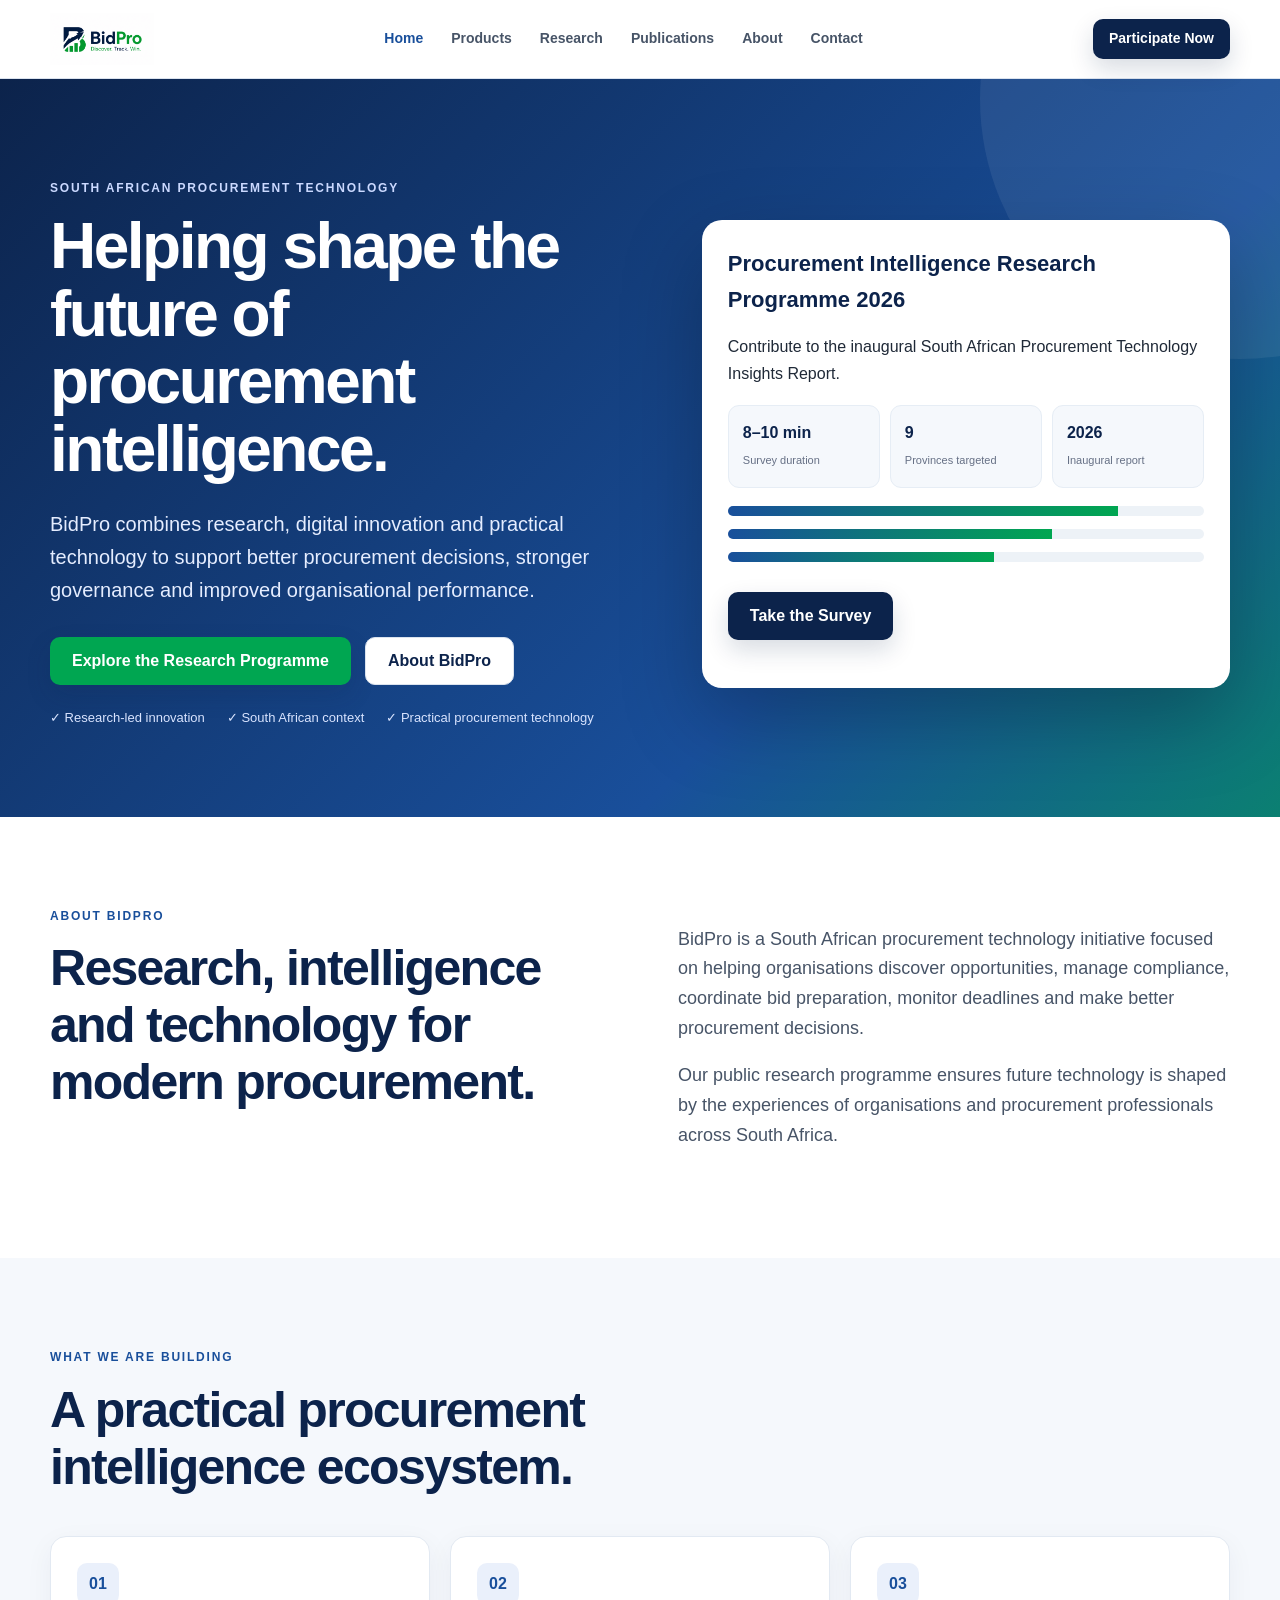
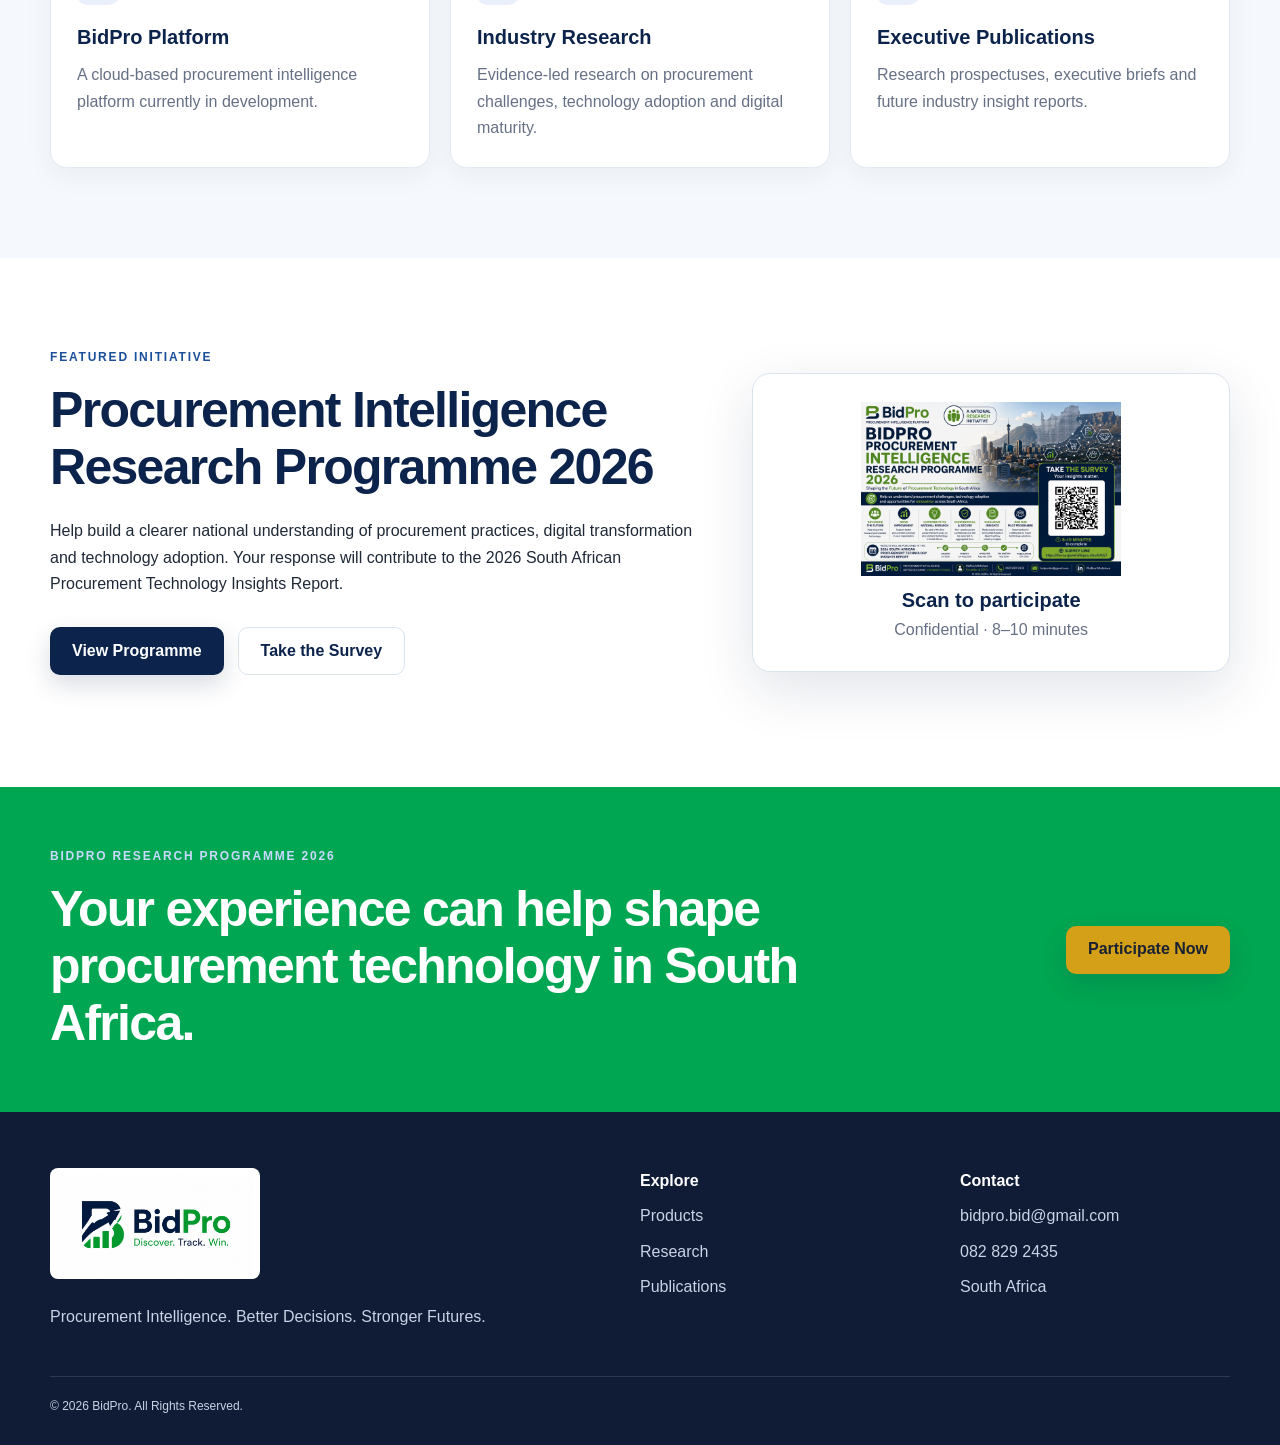
<file: index.html>
<!doctype html><html lang="en"><head><meta charset="utf-8"><meta name="viewport" content="width=device-width,initial-scale=1"><meta name="description" content="BidPro develops procurement intelligence research and technology for South Africa."><title>BidPro | Procurement Intelligence</title><link rel="stylesheet" href="assets/css/style.css"></head><body>
<header class="site-header"><div class="container nav-wrap"><a class="brand" href="index.html"><img src="assets/images/bidpro-logo.jpeg" alt="BidPro logo"></a><nav class="nav"><a class="active" href="index.html">Home</a><a href="products.html">Products</a><a href="research.html">Research</a><a href="publications.html">Publications</a><a href="about.html">About</a><a href="contact.html">Contact</a></nav><a class="btn small" href="https://forms.gle/eF6SkpxoJ4zvAVK57" target="_blank">Participate Now</a></div></header>
<main><section class="hero"><div class="container hero-grid"><div><div class="eyebrow">South African Procurement Technology</div><h1>Helping shape the future of procurement intelligence.</h1><p class="lead">BidPro combines research, digital innovation and practical technology to support better procurement decisions, stronger governance and improved organisational performance.</p><div class="hero-actions"><a class="btn green" href="research.html">Explore the Research Programme</a><a class="btn secondary" href="about.html">About BidPro</a></div><div class="trust-inline"><span>✓ Research-led innovation</span><span>✓ South African context</span><span>✓ Practical procurement technology</span></div></div><div class="hero-card"><h3>Procurement Intelligence Research Programme 2026</h3><p>Contribute to the inaugural South African Procurement Technology Insights Report.</p><div class="stat-grid"><div class="stat"><b>8–10 min</b><span>Survey duration</span></div><div class="stat"><b>9</b><span>Provinces targeted</span></div><div class="stat"><b>2026</b><span>Inaugural report</span></div></div><div class="progress"><div><i style="width:82%"></i></div><div><i style="width:68%"></i></div><div><i style="width:56%"></i></div></div><div class="hero-actions"><a class="btn" href="https://forms.gle/eF6SkpxoJ4zvAVK57" target="_blank">Take the Survey</a></div></div></div></section>
<section class="section"><div class="container split"><div><div class="eyebrow dark">About BidPro</div><h2>Research, intelligence and technology for modern procurement.</h2></div><div class="copy"><p>BidPro is a South African procurement technology initiative focused on helping organisations discover opportunities, manage compliance, coordinate bid preparation, monitor deadlines and make better procurement decisions.</p><p>Our public research programme ensures future technology is shaped by the experiences of organisations and procurement professionals across South Africa.</p></div></div></section>
<section class="section soft"><div class="container"><div class="section-heading"><div class="eyebrow dark">What we are building</div><h2>A practical procurement intelligence ecosystem.</h2></div><div class="cards"><article class="card"><span class="num">01</span><h3>BidPro Platform</h3><p>A cloud-based procurement intelligence platform currently in development.</p></article><article class="card"><span class="num">02</span><h3>Industry Research</h3><p>Evidence-led research on procurement challenges, technology adoption and digital maturity.</p></article><article class="card"><span class="num">03</span><h3>Executive Publications</h3><p>Research prospectuses, executive briefs and future industry insight reports.</p></article></div></div></section>
<section class="section"><div class="container featured"><div><div class="eyebrow dark">Featured initiative</div><h2>Procurement Intelligence Research Programme 2026</h2><p>Help build a clearer national understanding of procurement practices, digital transformation and technology adoption. Your response will contribute to the 2026 South African Procurement Technology Insights Report.</p><div class="hero-actions"><a class="btn" href="research.html">View Programme</a><a class="btn secondary" href="https://forms.gle/eF6SkpxoJ4zvAVK57" target="_blank">Take the Survey</a></div></div><div class="qr-card"><img src="assets/images/research-qr.png" alt="QR code for BidPro research survey"><strong>Scan to participate</strong><span>Confidential · 8–10 minutes</span></div></div></section>
<section class="final-cta"><div class="container final-inner"><div><div class="eyebrow">BidPro Research Programme 2026</div><h2>Your experience can help shape procurement technology in South Africa.</h2></div><a class="btn gold" href="https://forms.gle/eF6SkpxoJ4zvAVK57" target="_blank">Participate Now</a></div></section></main>
<footer><div class="container footer-grid"><div><img src="assets/images/bidpro-logo.jpeg" alt="BidPro logo"><p>Procurement Intelligence. Better Decisions. Stronger Futures.</p></div><div><strong>Explore</strong><a href="products.html">Products</a><a href="research.html">Research</a><a href="publications.html">Publications</a></div><div><strong>Contact</strong><a href="mailto:bidpro.bid@gmail.com">bidpro.bid@gmail.com</a><a href="tel:+27828292435">082 829 2435</a><span>South Africa</span></div></div><div class="container copyright">© 2026 BidPro. All Rights Reserved.</div></footer><a class="mobile-cta" href="https://forms.gle/eF6SkpxoJ4zvAVK57" target="_blank">Take the Survey</a><script src="assets/js/main.js"></script></body></html>
</file>
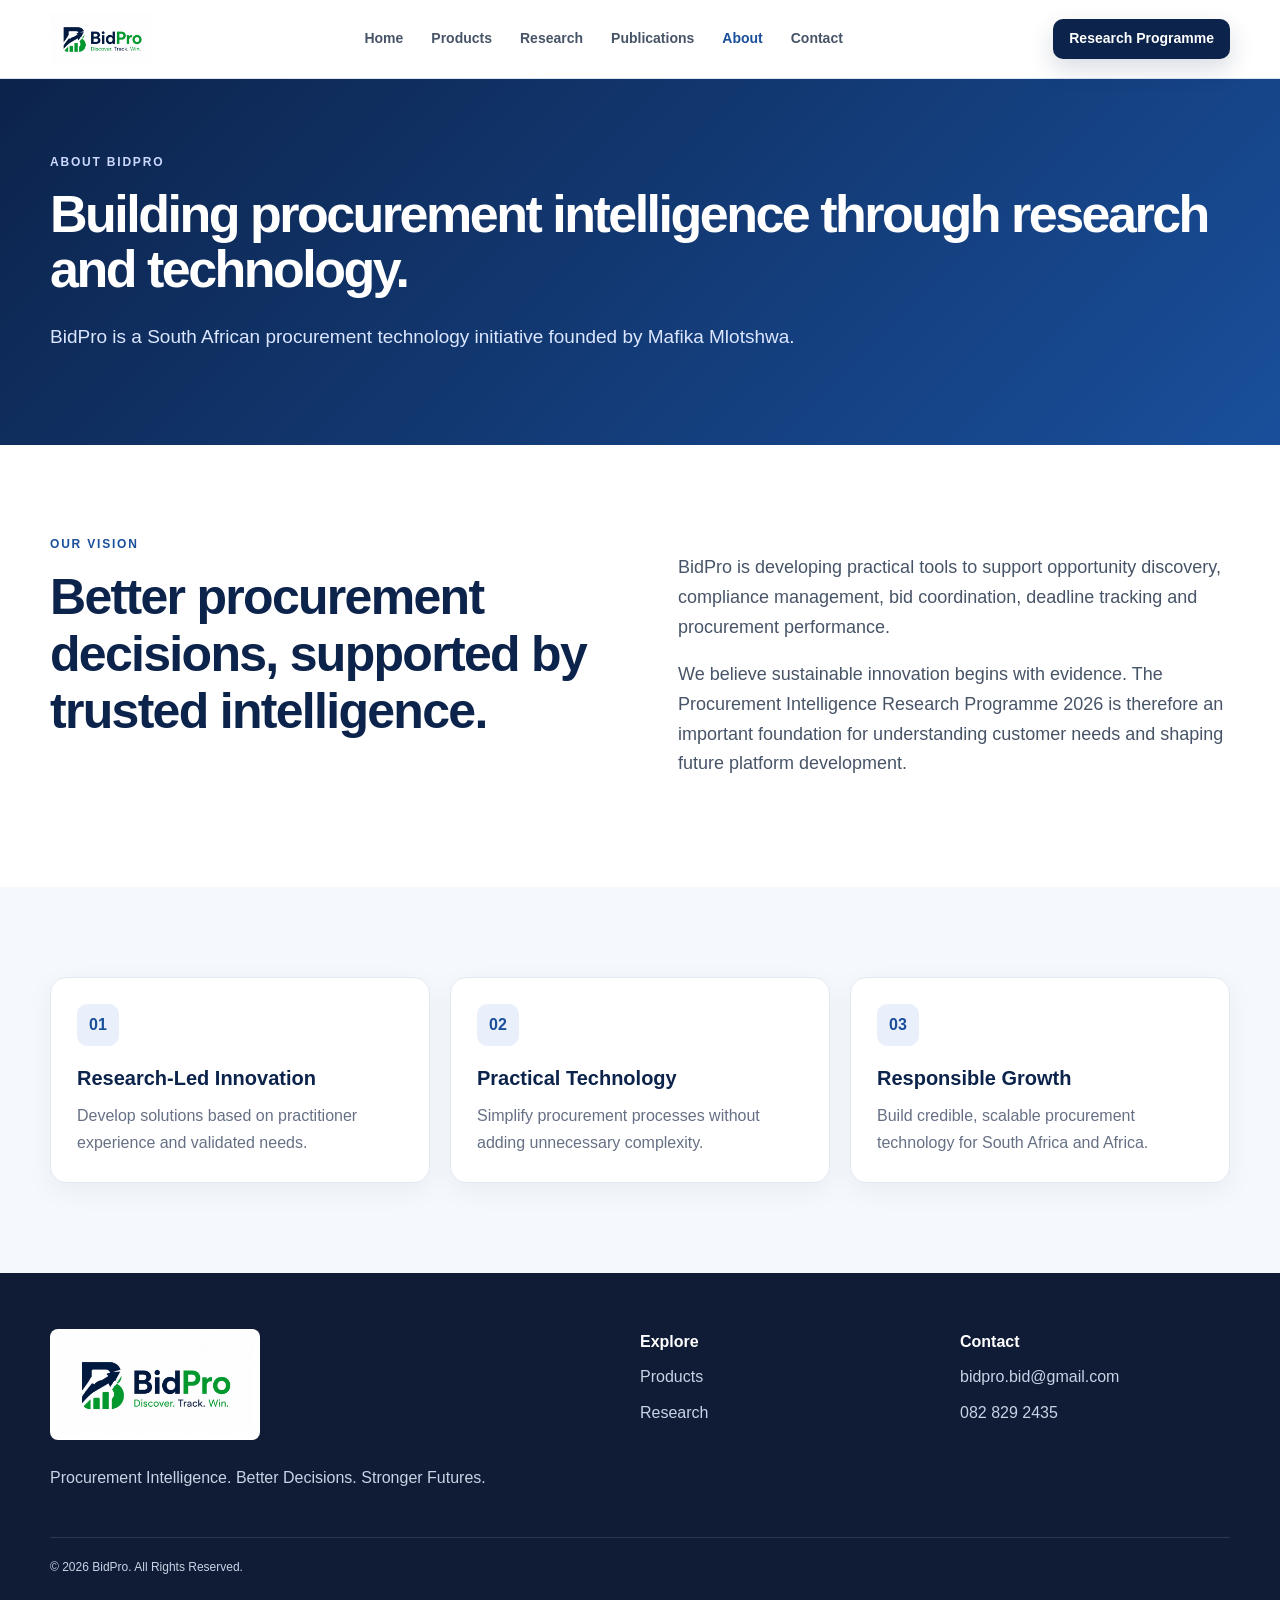
<file: about.html>
<!doctype html><html lang="en"><head><meta charset="utf-8"><meta name="viewport" content="width=device-width,initial-scale=1"><title>About | BidPro</title><link rel="stylesheet" href="assets/css/style.css"></head><body><header class="site-header"><div class="container nav-wrap"><a class="brand" href="index.html"><img src="assets/images/bidpro-logo.jpeg" alt="BidPro logo"></a><nav class="nav"><a href="index.html">Home</a><a href="products.html">Products</a><a href="research.html">Research</a><a href="publications.html">Publications</a><a class="active" href="about.html">About</a><a href="contact.html">Contact</a></nav><a class="btn small" href="research.html">Research Programme</a></div></header><section class="page-hero"><div class="container"><div class="eyebrow">About BidPro</div><h1>Building procurement intelligence through research and technology.</h1><p>BidPro is a South African procurement technology initiative founded by Mafika Mlotshwa.</p></div></section><section class="section"><div class="container split"><div><div class="eyebrow dark">Our vision</div><h2>Better procurement decisions, supported by trusted intelligence.</h2></div><div class="copy"><p>BidPro is developing practical tools to support opportunity discovery, compliance management, bid coordination, deadline tracking and procurement performance.</p><p>We believe sustainable innovation begins with evidence. The Procurement Intelligence Research Programme 2026 is therefore an important foundation for understanding customer needs and shaping future platform development.</p></div></div></section><section class="section soft"><div class="container"><div class="cards"><article class="card"><span class="num">01</span><h3>Research-Led Innovation</h3><p>Develop solutions based on practitioner experience and validated needs.</p></article><article class="card"><span class="num">02</span><h3>Practical Technology</h3><p>Simplify procurement processes without adding unnecessary complexity.</p></article><article class="card"><span class="num">03</span><h3>Responsible Growth</h3><p>Build credible, scalable procurement technology for South Africa and Africa.</p></article></div></div></section><footer><div class="container footer-grid"><div><img src="assets/images/bidpro-logo.jpeg" alt="BidPro logo"><p>Procurement Intelligence. Better Decisions. Stronger Futures.</p></div><div><strong>Explore</strong><a href="products.html">Products</a><a href="research.html">Research</a></div><div><strong>Contact</strong><a href="mailto:bidpro.bid@gmail.com">bidpro.bid@gmail.com</a><a href="tel:+27828292435">082 829 2435</a></div></div><div class="container copyright">© 2026 BidPro. All Rights Reserved.</div></footer></body></html>
</file>
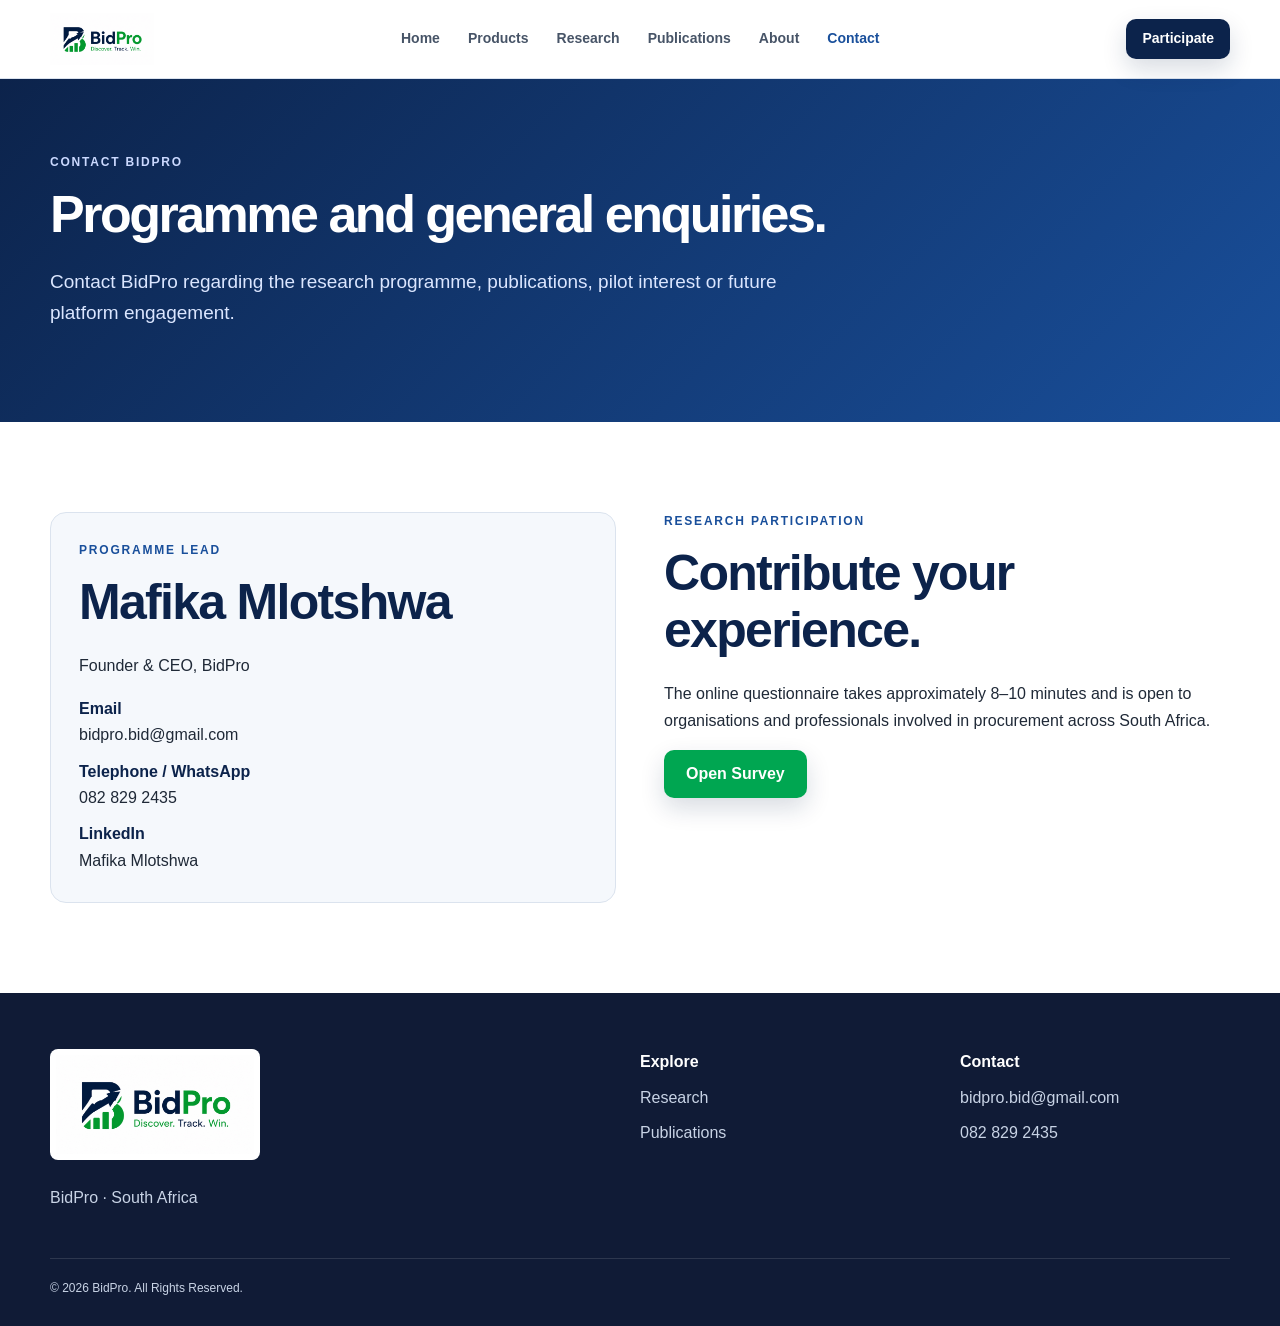
<file: contact.html>
<!doctype html><html lang="en"><head><meta charset="utf-8"><meta name="viewport" content="width=device-width,initial-scale=1"><title>Contact | BidPro</title><link rel="stylesheet" href="assets/css/style.css"></head><body><header class="site-header"><div class="container nav-wrap"><a class="brand" href="index.html"><img src="assets/images/bidpro-logo.jpeg" alt="BidPro logo"></a><nav class="nav"><a href="index.html">Home</a><a href="products.html">Products</a><a href="research.html">Research</a><a href="publications.html">Publications</a><a href="about.html">About</a><a class="active" href="contact.html">Contact</a></nav><a class="btn small" href="https://forms.gle/eF6SkpxoJ4zvAVK57" target="_blank">Participate</a></div></header><section class="page-hero"><div class="container"><div class="eyebrow">Contact BidPro</div><h1>Programme and general enquiries.</h1><p>Contact BidPro regarding the research programme, publications, pilot interest or future platform engagement.</p></div></section><section class="section"><div class="container contact-grid"><div class="contact-card"><div class="eyebrow dark">Programme lead</div><h2>Mafika Mlotshwa</h2><p>Founder & CEO, BidPro</p><strong>Email</strong><a href="mailto:bidpro.bid@gmail.com">bidpro.bid@gmail.com</a><strong>Telephone / WhatsApp</strong><a href="tel:+27828292435">082 829 2435</a><strong>LinkedIn</strong><span>Mafika Mlotshwa</span></div><div><div class="eyebrow dark">Research participation</div><h2>Contribute your experience.</h2><p>The online questionnaire takes approximately 8–10 minutes and is open to organisations and professionals involved in procurement across South Africa.</p><a class="btn green" href="https://forms.gle/eF6SkpxoJ4zvAVK57" target="_blank">Open Survey</a></div></div></section><footer><div class="container footer-grid"><div><img src="assets/images/bidpro-logo.jpeg" alt="BidPro logo"><p>BidPro · South Africa</p></div><div><strong>Explore</strong><a href="research.html">Research</a><a href="publications.html">Publications</a></div><div><strong>Contact</strong><a href="mailto:bidpro.bid@gmail.com">bidpro.bid@gmail.com</a><a href="tel:+27828292435">082 829 2435</a></div></div><div class="container copyright">© 2026 BidPro. All Rights Reserved.</div></footer></body></html>
</file>
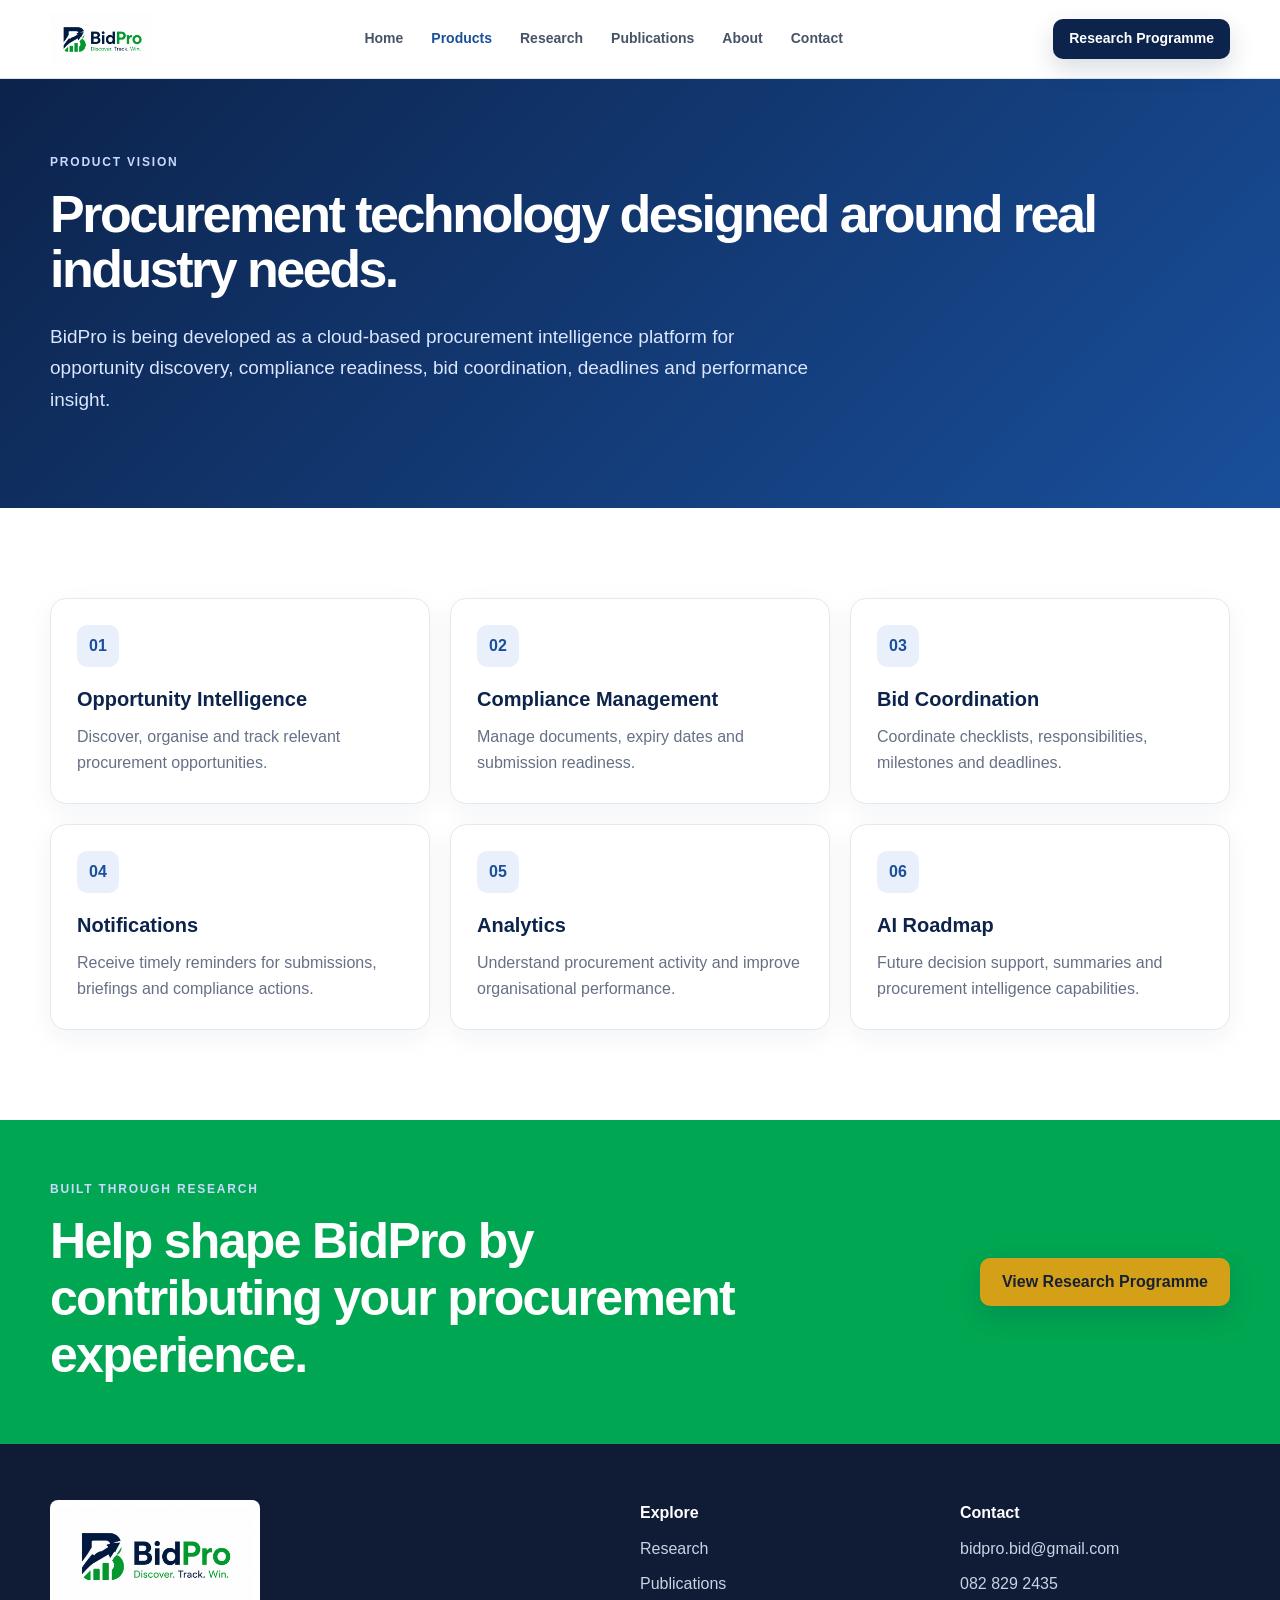
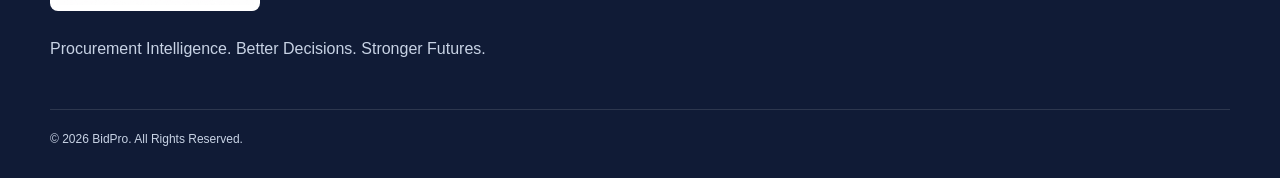
<file: products.html>
<!doctype html><html lang="en"><head><meta charset="utf-8"><meta name="viewport" content="width=device-width,initial-scale=1"><title>Products | BidPro</title><link rel="stylesheet" href="assets/css/style.css"></head><body><header class="site-header"><div class="container nav-wrap"><a class="brand" href="index.html"><img src="assets/images/bidpro-logo.jpeg" alt="BidPro logo"></a><nav class="nav"><a href="index.html">Home</a><a class="active" href="products.html">Products</a><a href="research.html">Research</a><a href="publications.html">Publications</a><a href="about.html">About</a><a href="contact.html">Contact</a></nav><a class="btn small" href="research.html">Research Programme</a></div></header><section class="page-hero"><div class="container"><div class="eyebrow">Product Vision</div><h1>Procurement technology designed around real industry needs.</h1><p>BidPro is being developed as a cloud-based procurement intelligence platform for opportunity discovery, compliance readiness, bid coordination, deadlines and performance insight.</p></div></section><section class="section"><div class="container"><div class="cards"><article class="card"><span class="num">01</span><h3>Opportunity Intelligence</h3><p>Discover, organise and track relevant procurement opportunities.</p></article><article class="card"><span class="num">02</span><h3>Compliance Management</h3><p>Manage documents, expiry dates and submission readiness.</p></article><article class="card"><span class="num">03</span><h3>Bid Coordination</h3><p>Coordinate checklists, responsibilities, milestones and deadlines.</p></article><article class="card"><span class="num">04</span><h3>Notifications</h3><p>Receive timely reminders for submissions, briefings and compliance actions.</p></article><article class="card"><span class="num">05</span><h3>Analytics</h3><p>Understand procurement activity and improve organisational performance.</p></article><article class="card"><span class="num">06</span><h3>AI Roadmap</h3><p>Future decision support, summaries and procurement intelligence capabilities.</p></article></div></div></section><section class="final-cta"><div class="container final-inner"><div><div class="eyebrow">Built through research</div><h2>Help shape BidPro by contributing your procurement experience.</h2></div><a class="btn gold" href="research.html">View Research Programme</a></div></section><footer><div class="container footer-grid"><div><img src="assets/images/bidpro-logo.jpeg" alt="BidPro logo"><p>Procurement Intelligence. Better Decisions. Stronger Futures.</p></div><div><strong>Explore</strong><a href="research.html">Research</a><a href="publications.html">Publications</a></div><div><strong>Contact</strong><a href="mailto:bidpro.bid@gmail.com">bidpro.bid@gmail.com</a><a href="tel:+27828292435">082 829 2435</a></div></div><div class="container copyright">© 2026 BidPro. All Rights Reserved.</div></footer></body></html>
</file>
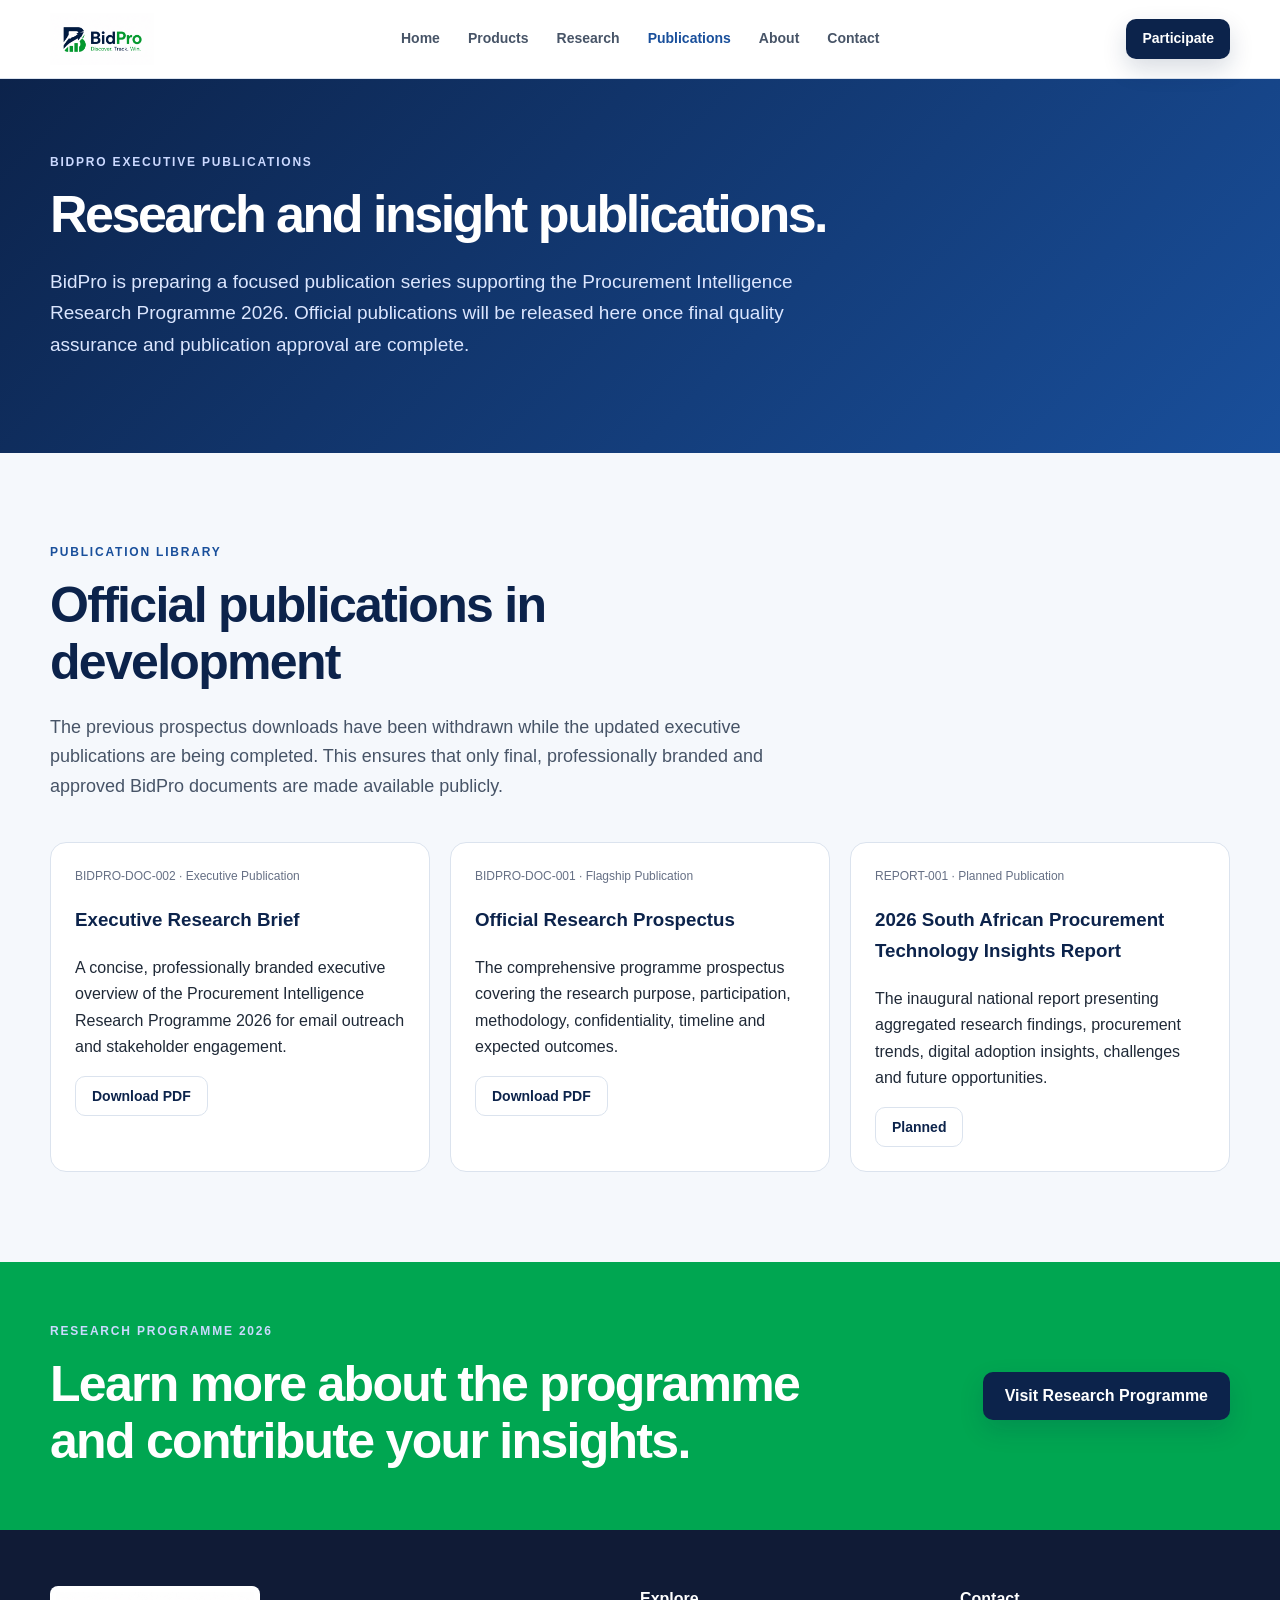
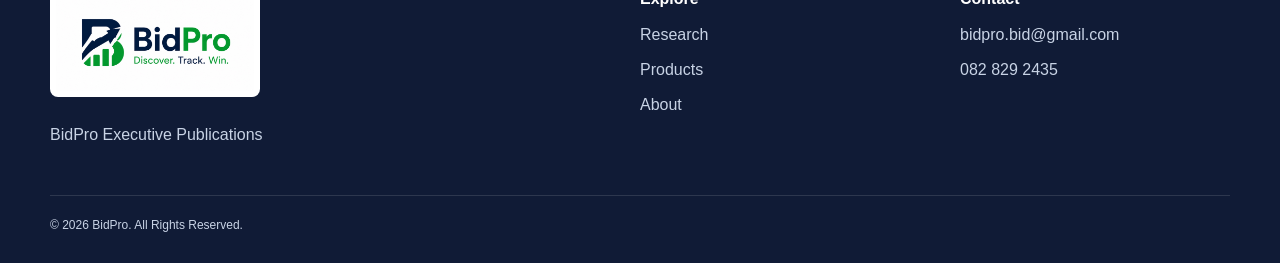
<file: publications.html>
<!doctype html>
<html lang="en">
<head>
  <meta charset="utf-8">
  <meta name="viewport" content="width=device-width,initial-scale=1">
  <title>Publications | BidPro</title>
  <meta name="description" content="Official BidPro research publications supporting the Procurement Intelligence Research Programme 2026.">
  <link rel="stylesheet" href="assets/css/style.css">
</head>
<body>
  <header class="site-header">
    <div class="container nav-wrap">
      <a class="brand" href="index.html">
        <img src="assets/images/bidpro-logo.jpeg" alt="BidPro logo">
      </a>
      <nav class="nav">
        <a href="index.html">Home</a>
        <a href="products.html">Products</a>
        <a href="research.html">Research</a>
        <a class="active" href="publications.html">Publications</a>
        <a href="about.html">About</a>
        <a href="contact.html">Contact</a>
      </nav>
      <a class="btn small" href="research.html">Participate</a>
    </div>
  </header>

  <section class="page-hero">
    <div class="container">
      <div class="eyebrow">BidPro Executive Publications</div>
      <h1>Research and insight publications.</h1>
      <p>
        BidPro is preparing a focused publication series supporting the Procurement Intelligence
        Research Programme 2026. Official publications will be released here once final quality
        assurance and publication approval are complete.
      </p>
    </div>
  </section>

  <section class="section soft">
    <div class="container">
      <div class="section-heading">
        <div class="eyebrow dark">Publication Library</div>
        <h2>Official publications in development</h2>
        <p class="copy">
          The previous prospectus downloads have been withdrawn while the updated executive
          publications are being completed. This ensures that only final, professionally branded
          and approved BidPro documents are made available publicly.
        </p>
      </div>

      <div class="publication-grid">
        <article class="publication">
          <div class="meta">BIDPRO-DOC-002 · Executive Publication</div>
          <h3>Executive Research Brief</h3>
          <p>
            A concise, professionally branded executive overview of the Procurement Intelligence
            Research Programme 2026 for email outreach and stakeholder engagement.
          </p>
          <div class="actions">
           <a class="btn secondary small"
   href="assets/documents/BIDPRO-DOC-002_Executive_Research_Brief_v2.0_COMPLETE.pdf"
   target="_blank">
   Download PDF
</a>
          </div>
        </article>

        <article class="publication">
          <div class="meta">BIDPRO-DOC-001 · Flagship Publication</div>
          <h3>Official Research Prospectus</h3>
          <p>
            The comprehensive programme prospectus covering the research purpose, participation,
            methodology, confidentiality, timeline and expected outcomes.
          </p>
          <div class="actions">
          <a class="btn secondary small"
   href="assets/documents/BIDPRO-DOC-001_Official_Research_Prospectus_v2.0_COMPLETE.pdf"
   target="_blank">
   Download PDF
</a>
          </div>
        </article>

        <article class="publication">
          <div class="meta">REPORT-001 · Planned Publication</div>
          <h3>2026 South African Procurement Technology Insights Report</h3>
          <p>
            The inaugural national report presenting aggregated research findings, procurement
            trends, digital adoption insights, challenges and future opportunities.
          </p>
          <div class="actions">
            <span class="btn secondary small" aria-disabled="true">Planned</span>
          </div>
        </article>
      </div>
    </div>
  </section>

  <section class="final-cta">
    <div class="container final-inner">
      <div>
        <div class="eyebrow">Research Programme 2026</div>
        <h2>Learn more about the programme and contribute your insights.</h2>
      </div>
      <a class="btn" href="research.html">Visit Research Programme</a>
    </div>
  </section>

  <footer>
    <div class="container footer-grid">
      <div>
        <img src="assets/images/bidpro-logo.jpeg" alt="BidPro logo">
        <p>BidPro Executive Publications</p>
      </div>
      <div>
        <strong>Explore</strong>
        <a href="research.html">Research</a>
        <a href="products.html">Products</a>
        <a href="about.html">About</a>
      </div>
      <div>
        <strong>Contact</strong>
        <a href="mailto:bidpro.bid@gmail.com">bidpro.bid@gmail.com</a>
        <a href="tel:+27828292435">082 829 2435</a>
      </div>
    </div>
    <div class="container copyright">© 2026 BidPro. All Rights Reserved.</div>
  </footer>

  <a class="mobile-cta" href="research.html">Participate in Research</a>
</body>
</html>
</file>
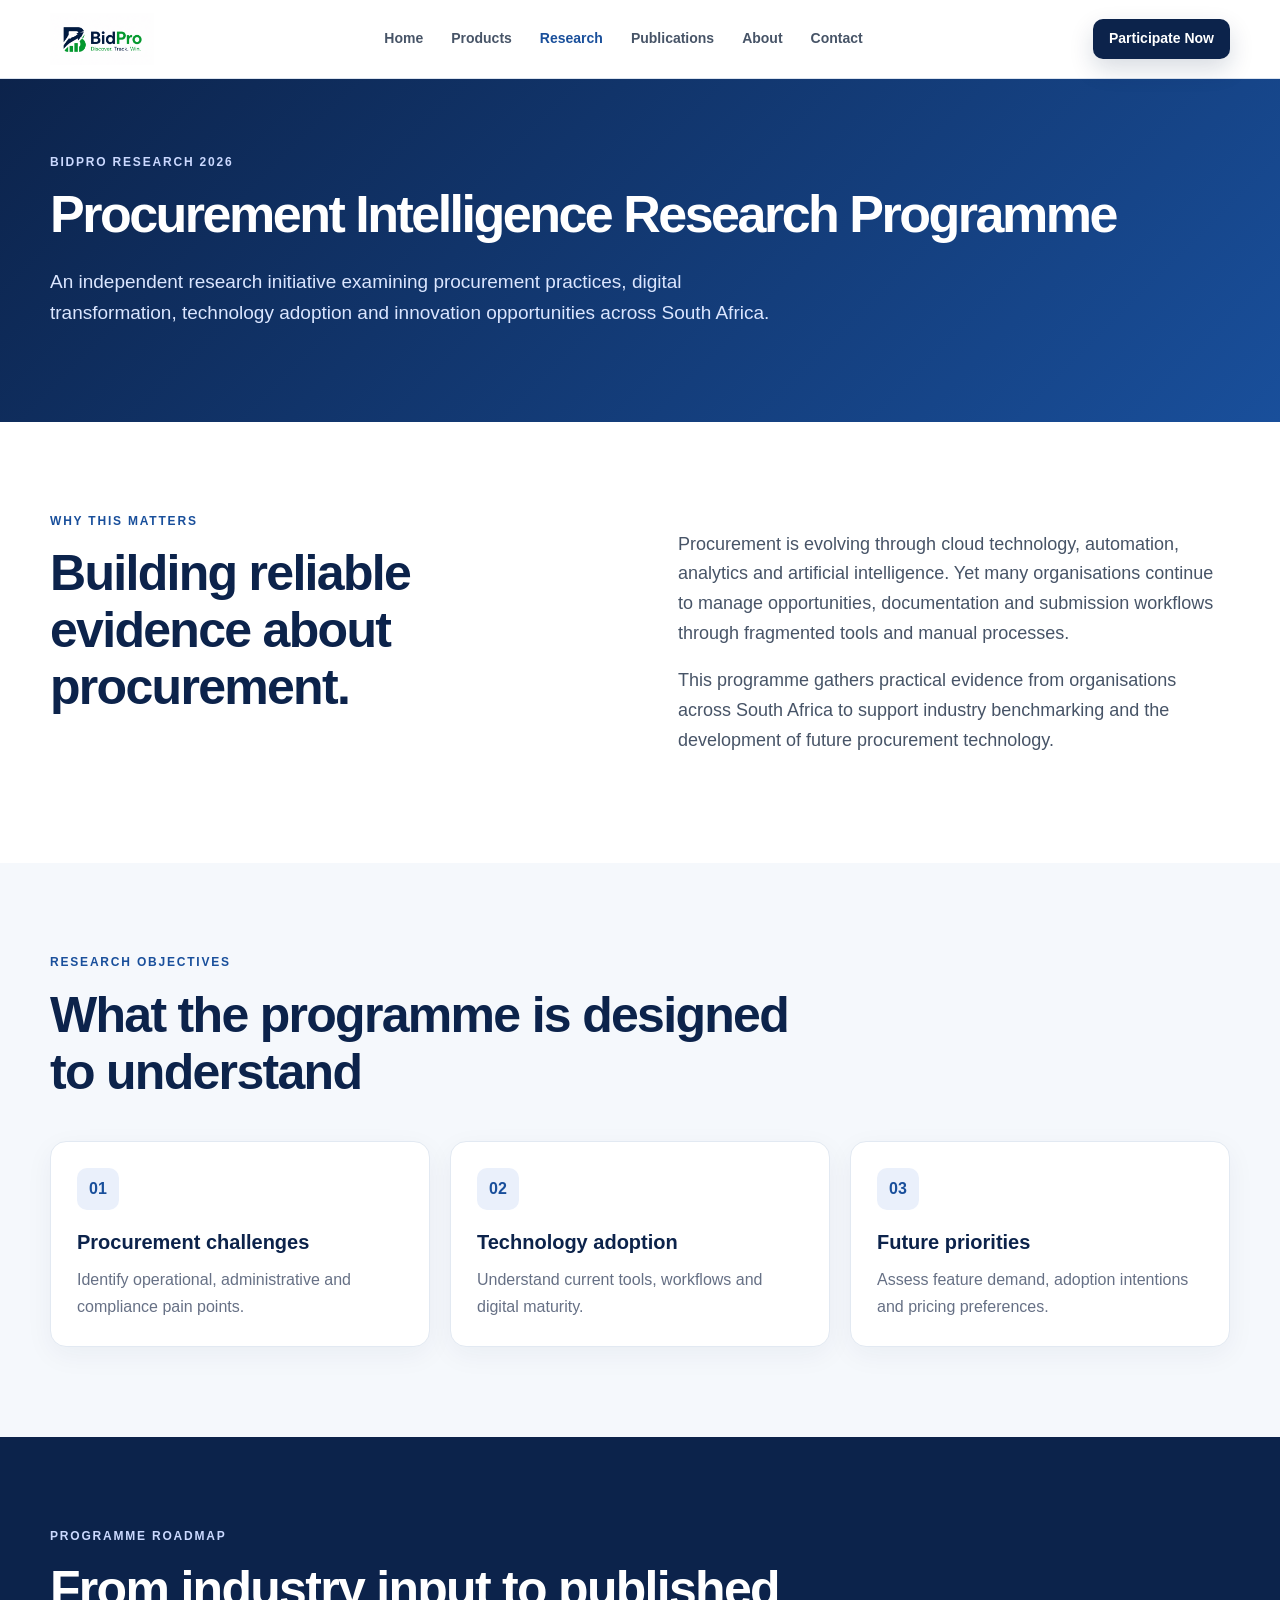
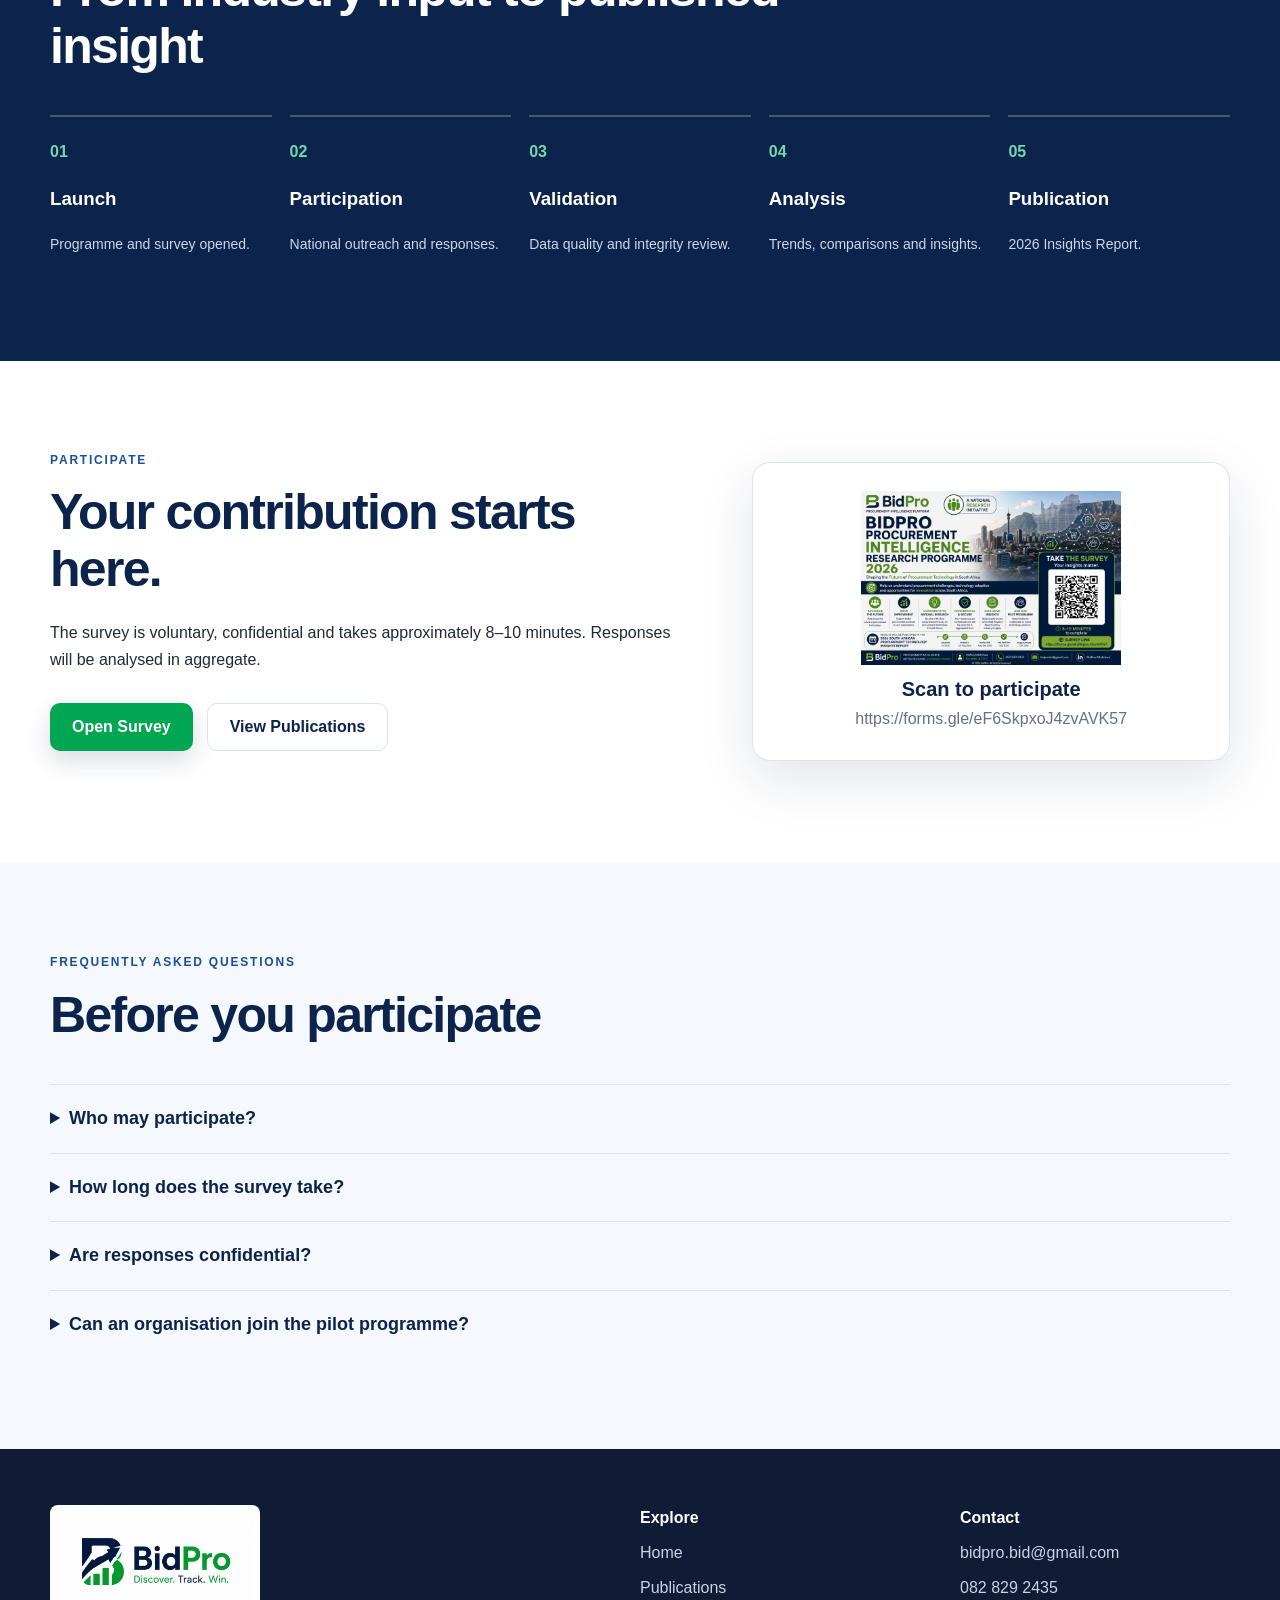
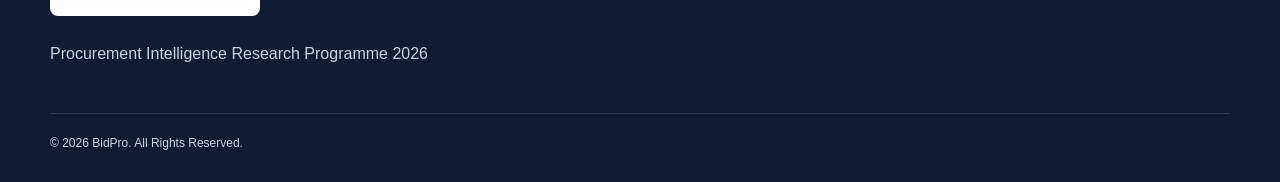
<file: research.html>
<!doctype html><html lang="en"><head><meta charset="utf-8"><meta name="viewport" content="width=device-width,initial-scale=1"><title>Research Programme 2026 | BidPro</title><link rel="stylesheet" href="assets/css/style.css"></head><body>
<header class="site-header"><div class="container nav-wrap"><a class="brand" href="index.html"><img src="assets/images/bidpro-logo.jpeg" alt="BidPro logo"></a><nav class="nav"><a href="index.html">Home</a><a href="products.html">Products</a><a class="active" href="research.html">Research</a><a href="publications.html">Publications</a><a href="about.html">About</a><a href="contact.html">Contact</a></nav><a class="btn small" href="https://forms.gle/eF6SkpxoJ4zvAVK57" target="_blank">Participate Now</a></div></header>
<section class="page-hero"><div class="container"><div class="eyebrow">BidPro Research 2026</div><h1>Procurement Intelligence Research Programme</h1><p>An independent research initiative examining procurement practices, digital transformation, technology adoption and innovation opportunities across South Africa.</p></div></section>
<section class="section"><div class="container split"><div><div class="eyebrow dark">Why this matters</div><h2>Building reliable evidence about procurement.</h2></div><div class="copy"><p>Procurement is evolving through cloud technology, automation, analytics and artificial intelligence. Yet many organisations continue to manage opportunities, documentation and submission workflows through fragmented tools and manual processes.</p><p>This programme gathers practical evidence from organisations across South Africa to support industry benchmarking and the development of future procurement technology.</p></div></div></section>
<section class="section soft"><div class="container"><div class="section-heading"><div class="eyebrow dark">Research objectives</div><h2>What the programme is designed to understand</h2></div><div class="cards"><article class="card"><span class="num">01</span><h3>Procurement challenges</h3><p>Identify operational, administrative and compliance pain points.</p></article><article class="card"><span class="num">02</span><h3>Technology adoption</h3><p>Understand current tools, workflows and digital maturity.</p></article><article class="card"><span class="num">03</span><h3>Future priorities</h3><p>Assess feature demand, adoption intentions and pricing preferences.</p></article></div></div></section>
<section class="section navy"><div class="container"><div class="section-heading"><div class="eyebrow">Programme roadmap</div><h2>From industry input to published insight</h2></div><div class="timeline"><div><b>01</b><h3>Launch</h3><p>Programme and survey opened.</p></div><div><b>02</b><h3>Participation</h3><p>National outreach and responses.</p></div><div><b>03</b><h3>Validation</h3><p>Data quality and integrity review.</p></div><div><b>04</b><h3>Analysis</h3><p>Trends, comparisons and insights.</p></div><div><b>05</b><h3>Publication</h3><p>2026 Insights Report.</p></div></div></div></section>
<section class="section"><div class="container featured"><div><div class="eyebrow dark">Participate</div><h2>Your contribution starts here.</h2><p>The survey is voluntary, confidential and takes approximately 8–10 minutes. Responses will be analysed in aggregate.</p><div class="hero-actions"><a class="btn green" href="https://forms.gle/eF6SkpxoJ4zvAVK57" target="_blank">Open Survey</a><a class="btn secondary" href="publications.html">View Publications</a></div></div><div class="qr-card"><img src="assets/images/research-qr.png" alt="Research survey QR code"><strong>Scan to participate</strong><span>https://forms.gle/eF6SkpxoJ4zvAVK57</span></div></div></section>
<section class="section soft"><div class="container faq"><div class="section-heading"><div class="eyebrow dark">Frequently asked questions</div><h2>Before you participate</h2></div><details><summary>Who may participate?</summary><p>Organisations and professionals involved in procurement, tenders, quotations, supply chain or compliance management in South Africa.</p></details><details><summary>How long does the survey take?</summary><p>Approximately 8–10 minutes.</p></details><details><summary>Are responses confidential?</summary><p>Yes. Results are intended to be analysed and reported in aggregate.</p></details><details><summary>Can an organisation join the pilot programme?</summary><p>Yes. The survey includes an option to express interest in future pilot participation.</p></details></div></section>
<footer><div class="container footer-grid"><div><img src="assets/images/bidpro-logo.jpeg" alt="BidPro logo"><p>Procurement Intelligence Research Programme 2026</p></div><div><strong>Explore</strong><a href="index.html">Home</a><a href="publications.html">Publications</a></div><div><strong>Contact</strong><a href="mailto:bidpro.bid@gmail.com">bidpro.bid@gmail.com</a><a href="tel:+27828292435">082 829 2435</a></div></div><div class="container copyright">© 2026 BidPro. All Rights Reserved.</div></footer><a class="mobile-cta" href="https://forms.gle/eF6SkpxoJ4zvAVK57" target="_blank">Take the Survey</a></body></html>
</file>
<file: assets/css/style.css>
:root{--navy:#0c234b;--blue:#194f9b;--green:#00a651;--gold:#d4a017;--ink:#1f2937;--muted:#667085;--soft:#f5f8fc;--line:#dbe3ee;--white:#fff;--shadow:0 18px 55px rgba(12,35,75,.12)}
*{box-sizing:border-box}html{scroll-behavior:smooth}body{margin:0;font-family:Inter,Arial,Helvetica,sans-serif;color:var(--ink);line-height:1.65;background:#fff}a{text-decoration:none;color:inherit}.container{width:min(1180px,calc(100% - 36px));margin:auto}
.site-header{position:sticky;top:0;z-index:100;background:rgba(255,255,255,.96);backdrop-filter:blur(12px);border-bottom:1px solid var(--line)}.nav-wrap{height:78px;display:flex;align-items:center;justify-content:space-between;gap:28px}.brand img{height:52px;width:auto;display:block}.nav{display:flex;gap:28px;font-weight:700;font-size:14px;color:#475467}.nav a:hover,.nav a.active{color:var(--blue)}
.btn{display:inline-flex;align-items:center;justify-content:center;min-height:48px;padding:0 22px;border-radius:10px;background:var(--navy);color:#fff;font-weight:800;box-shadow:0 10px 24px rgba(12,35,75,.16);transition:.2s}.btn:hover{transform:translateY(-2px);background:#16386f}.btn.secondary{background:#fff;color:var(--navy);border:1px solid var(--line);box-shadow:none}.btn.green{background:var(--green)}.btn.gold{background:var(--gold);color:#182033}.btn.small{min-height:40px;padding:0 16px;font-size:14px}
.hero{position:relative;overflow:hidden;background:linear-gradient(135deg,#0c234b,#194f9b 68%,#00a651 125%);color:#fff;padding:100px 0 88px}.hero:after{content:"";position:absolute;width:520px;height:520px;border-radius:50%;background:rgba(255,255,255,.07);right:-220px;top:-240px}.hero-grid{display:grid;grid-template-columns:1.05fr .95fr;gap:68px;align-items:center;position:relative;z-index:2}.eyebrow{text-transform:uppercase;letter-spacing:1.8px;font-size:12px;font-weight:900;color:#cbd9ff;margin-bottom:14px}.eyebrow.dark{color:var(--blue)}h1{font-size:clamp(44px,5vw,68px);line-height:1.06;letter-spacing:-2.5px;margin:0 0 24px}h2{font-size:clamp(34px,4vw,50px);line-height:1.14;letter-spacing:-1.7px;color:var(--navy);margin:0 0 22px}.lead{font-size:20px;color:#e5edff;max-width:720px}.hero-actions{display:flex;gap:14px;flex-wrap:wrap;margin:30px 0 22px}.trust-inline{display:flex;gap:22px;flex-wrap:wrap;font-size:13px;color:#d9e4ff}
.hero-card{background:#fff;color:var(--ink);padding:26px;border-radius:20px;box-shadow:0 30px 80px rgba(0,0,0,.25)}.hero-card h3{color:var(--navy);font-size:22px;margin:0 0 16px}.hero-card .stat-grid{display:grid;grid-template-columns:repeat(3,1fr);gap:10px;margin:18px 0}.stat{background:#f5f8fc;border:1px solid #e6edf5;padding:14px;border-radius:11px}.stat b{display:block;color:var(--navy)}.stat span{font-size:11px;color:var(--muted)}.progress{display:grid;gap:13px;margin-top:18px}.progress div{background:#edf2f7;border-radius:999px;height:10px;overflow:hidden}.progress i{display:block;height:100%;background:linear-gradient(90deg,var(--blue),var(--green))}
.section{padding:90px 0}.soft{background:var(--soft)}.navy{background:var(--navy);color:#fff}.navy h2{color:#fff}.split{display:grid;grid-template-columns:1fr 1fr;gap:76px;align-items:start}.copy{font-size:18px;color:#475467}.section-heading{max-width:780px;margin-bottom:40px}.cards{display:grid;grid-template-columns:repeat(3,1fr);gap:20px}.card{background:#fff;border:1px solid #e2e9f2;border-radius:16px;padding:26px;box-shadow:0 8px 28px rgba(12,35,75,.05)}.card .num{display:grid;place-items:center;width:42px;height:42px;border-radius:10px;background:#eaf0fb;color:var(--blue);font-weight:900}.card h3{color:var(--navy);font-size:20px;margin:16px 0 8px}.card p{color:var(--muted);margin:0}
.featured{display:grid;grid-template-columns:1.15fr .85fr;gap:56px;align-items:center}.qr-card{background:#fff;border:1px solid var(--line);border-radius:18px;padding:28px;text-align:center;box-shadow:var(--shadow)}.qr-card img{width:260px;max-width:100%}.qr-card strong,.qr-card span{display:block}.qr-card strong{color:var(--navy);font-size:20px}.qr-card span{color:var(--muted)}
.pills{display:flex;gap:12px;flex-wrap:wrap}.pills span{padding:12px 16px;border-radius:999px;border:1px solid var(--line);font-weight:700;background:#fff}
.timeline{display:grid;grid-template-columns:repeat(5,1fr);gap:18px}.timeline div{border-top:2px solid rgba(255,255,255,.24);padding-top:22px}.timeline b{color:#73d7ae}.timeline p{color:#cbd8eb;font-size:14px}
.publication-grid{display:grid;grid-template-columns:repeat(3,1fr);gap:20px}.publication{border:1px solid var(--line);border-radius:16px;padding:24px;background:#fff}.publication h3{color:var(--navy)}.publication .meta{font-size:12px;color:var(--muted);margin-bottom:15px}.publication .actions{display:flex;gap:10px;flex-wrap:wrap}
.page-hero{background:linear-gradient(135deg,#0c234b,#194f9b);color:#fff;padding:74px 0}.page-hero h1{font-size:52px}.page-hero p{font-size:19px;color:#dbe6ff;max-width:760px}
.contact-grid{display:grid;grid-template-columns:1fr 1fr;gap:48px}.contact-card{background:var(--soft);border:1px solid var(--line);border-radius:16px;padding:28px}.contact-card strong{display:block;color:var(--navy);margin-top:10px}
.faq details{border-top:1px solid var(--line);padding:19px 0}.faq summary{cursor:pointer;color:var(--navy);font-weight:800;font-size:18px}
.final-cta{background:var(--green);color:#fff;padding:60px 0}.final-inner{display:flex;align-items:center;justify-content:space-between;gap:36px}.final-inner h2{color:#fff;max-width:760px;margin:0}
footer{background:#101b36;color:#c8d3e5;padding:56px 0 28px}.footer-grid{display:grid;grid-template-columns:2fr 1fr 1fr;gap:50px}.footer-grid img{width:210px;background:#fff;border-radius:8px;padding:6px}.footer-grid div{display:flex;flex-direction:column;gap:9px}.footer-grid strong{color:#fff}.copyright{border-top:1px solid rgba(255,255,255,.12);margin-top:30px;padding-top:20px;font-size:12px}.mobile-cta{display:none}
@media(max-width:900px){.nav{display:none}.hero-grid,.split,.featured,.contact-grid{grid-template-columns:1fr}.cards,.publication-grid{grid-template-columns:repeat(2,1fr)}.timeline{grid-template-columns:1fr}.final-inner{flex-direction:column;align-items:flex-start}}
@media(max-width:620px){.container{width:min(100% - 28px,1180px)}.site-header .btn.small{display:none}.brand img{height:44px}.hero{padding:62px 0 76px}h1{font-size:42px}.lead{font-size:17px}.hero-actions{flex-direction:column}.hero-actions .btn{width:100%}.hero-card .stat-grid{grid-template-columns:1fr}.cards,.publication-grid{grid-template-columns:1fr}.section{padding:68px 0}h2{font-size:35px}.footer-grid{grid-template-columns:1fr}.mobile-cta{display:flex;position:fixed;left:14px;right:14px;bottom:14px;height:50px;align-items:center;justify-content:center;background:var(--gold);color:#1f2937;font-weight:900;border-radius:10px;z-index:120;box-shadow:0 12px 30px rgba(0,0,0,.28)}footer{padding-bottom:90px}}
</file>
